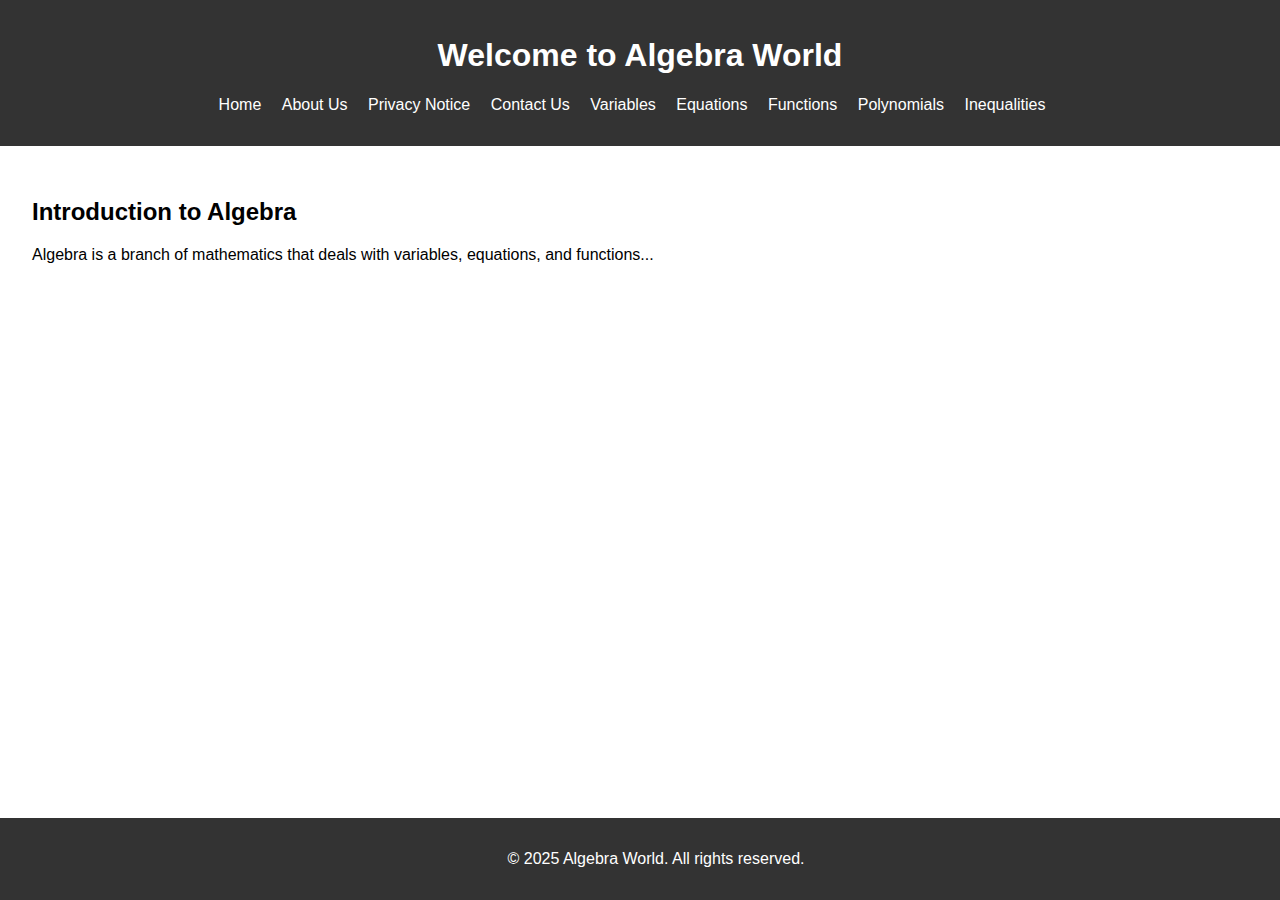
<file: index.html>
<!DOCTYPE html>
<html lang="en">
<head>
    <meta charset="UTF-8">
    <meta name="viewport" content="width=device-width, initial-scale=1.0">
    <title>Algebra Educational Website</title>
    <link rel="stylesheet" href="styles.css">
</head>
<body>
    <header>
        <h1>Welcome to Algebra World</h1>
        <nav>
            <ul>
                <li><a href="index.html">Home</a></li>
                <li><a href="about.html">About Us</a></li>
                <li><a href="privacy.html">Privacy Notice</a></li>
                <li><a href="contact.html">Contact Us</a></li>
                <li><a href="variables.html">Variables</a></li>
                <li><a href="equations.html">Equations</a></li>
                <li><a href="functions.html">Functions</a></li>
                <li><a href="polynomials.html">Polynomials</a></li>
                <li><a href="inequalities.html">Inequalities</a></li>
            </ul>
        </nav>
        
    </header>
    <main>
        <section id="intro">
            <h2>Introduction to Algebra</h2>
            <p>Algebra is a branch of mathematics that deals with variables, equations, and functions...</p>
        </section>
    </main>
    <footer>
        <p>&copy; 2025 Algebra World. All rights reserved.</p>
    </footer>
    <script src="script.js"></script>
</body>
</html>
</file>
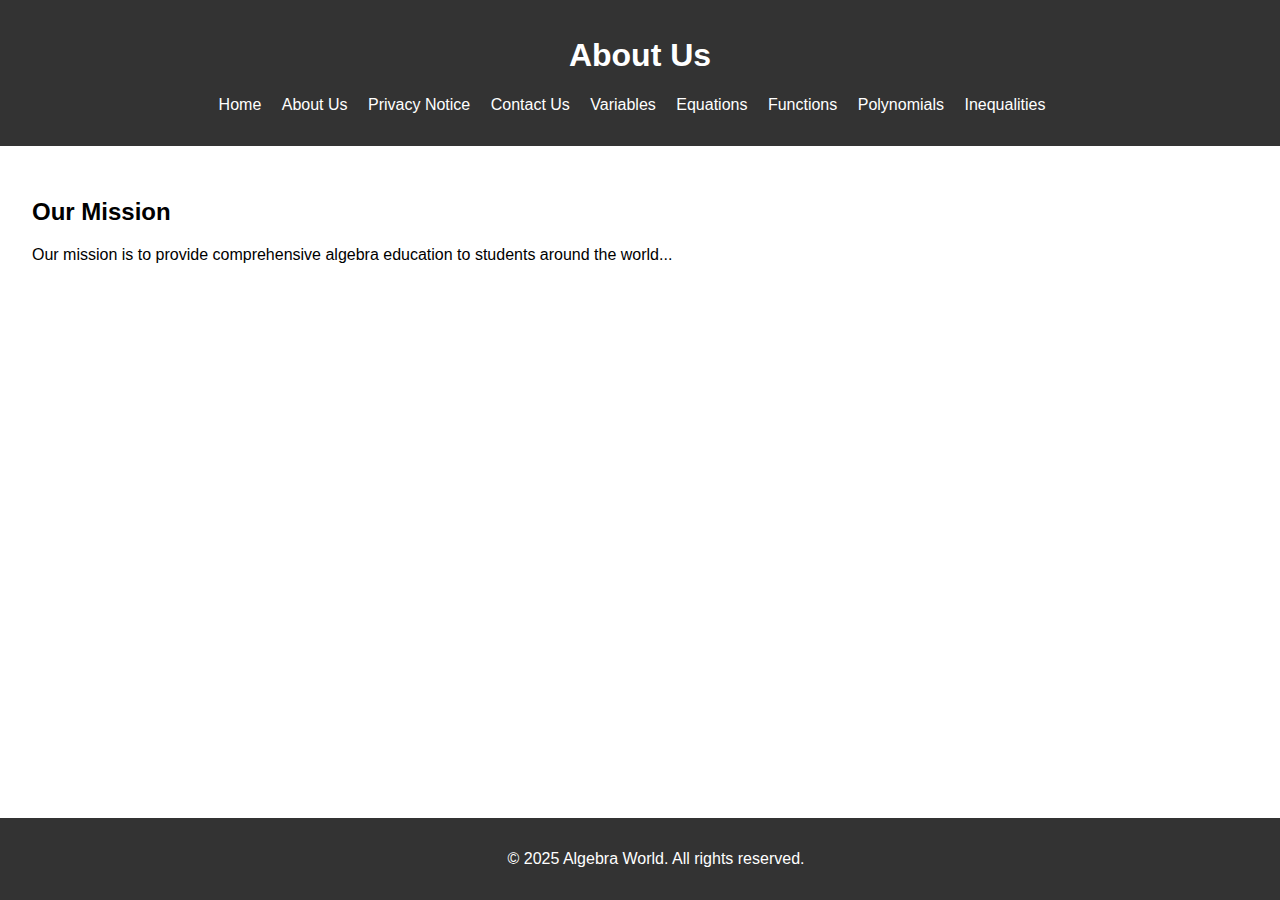
<file: about.html>
<!DOCTYPE html>
<html lang="en">
<head>
    <meta charset="UTF-8">
    <meta name="viewport" content="width=device-width, initial-scale=1.0">
    <title>About Us</title>
    <link rel="stylesheet" href="styles.css">
</head>
<body>
    <header>
        <h1>About Us</h1>
        <nav>
            <ul>
                <li><a href="index.html">Home</a></li>
                <li><a href="about.html">About Us</a></li>
                <li><a href="privacy.html">Privacy Notice</a></li>
                <li><a href="contact.html">Contact Us</a></li>
                <li><a href="variables.html">Variables</a></li>
                <li><a href="equations.html">Equations</a></li>
                <li><a href="functions.html">Functions</a></li>
                <li><a href="polynomials.html">Polynomials</a></li>
                <li><a href="inequalities.html">Inequalities</a></li>
            </ul>
        </nav>
        
    </header>
    <main>
        <section id="about">
            <h2>Our Mission</h2>
            <p>Our mission is to provide comprehensive algebra education to students around the world...</p>
        </section>
    </main>
    <footer>
        <p>&copy; 2025 Algebra World. All rights reserved.</p>
    </footer>
</body>
</html>
</file>
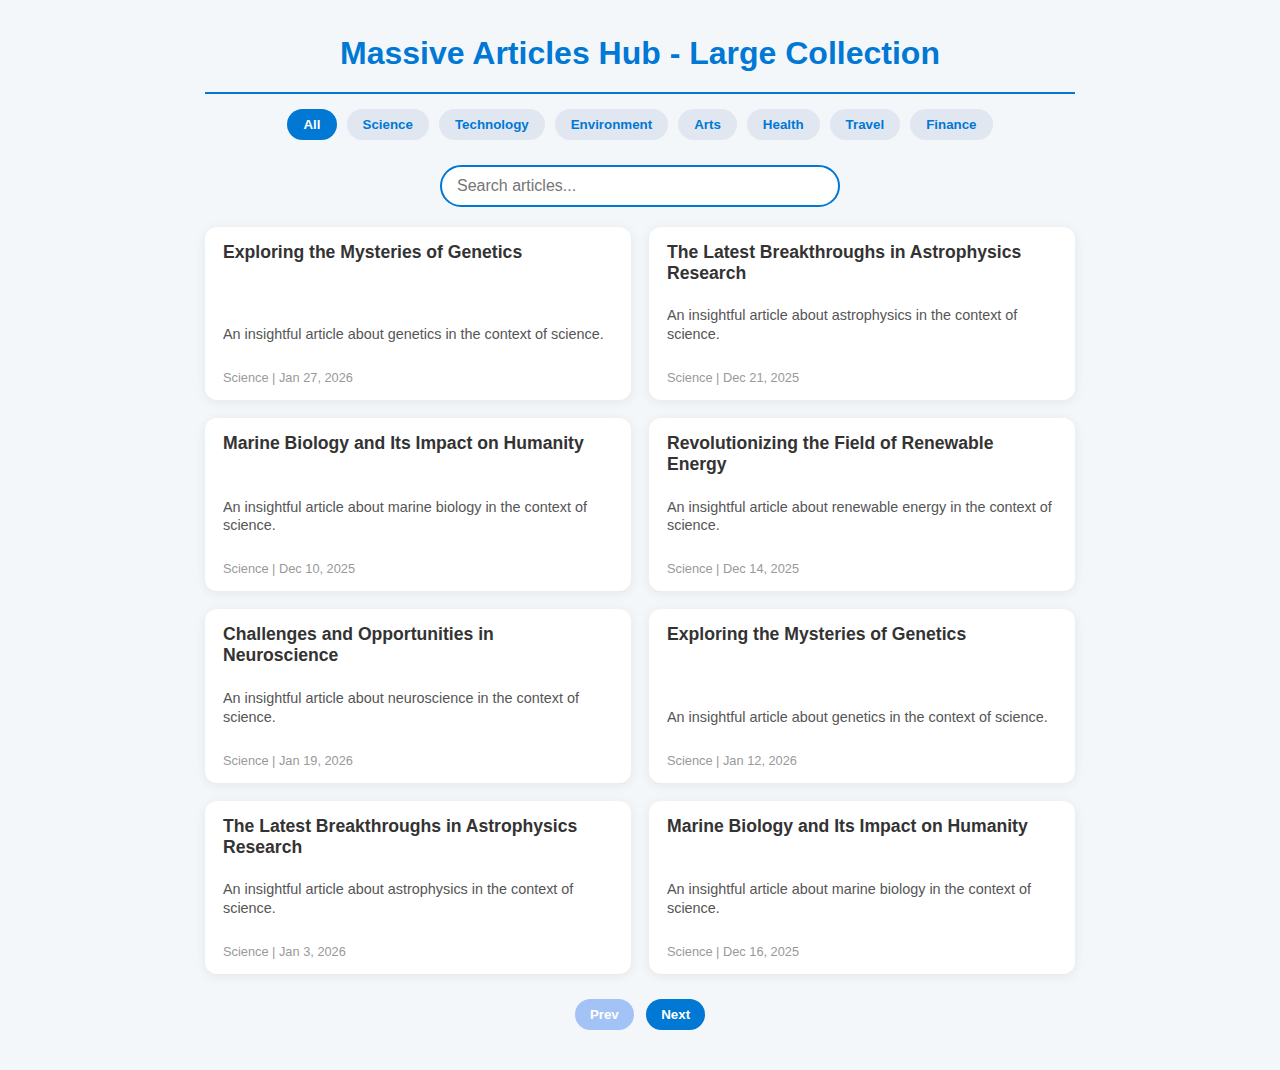
<file: articles.html>
<!DOCTYPE html>
<html lang="en">
<head>
  <script async src="https://www.googletagmanager.com/gtag/js?id=G-CRVZGKE0S5"></script>
<script>
  window.dataLayer = window.dataLayer || [];
  function gtag(){dataLayer.push(arguments);}
  gtag('js', new Date());

  gtag('config', 'G-CRVZGKE0S5');
</script>
<meta charset="UTF-8" />
<meta name="viewport" content="width=device-width, initial-scale=1" />
<title>Massive Articles Hub - Large Collection</title>
<style>
  /* Reset & base */
  * {
    box-sizing: border-box;
  }
  body, html {
    margin: 0;
    font-family: 'Segoe UI', Tahoma, Geneva, Verdana, sans-serif;
    background: #f4f7fa;
    color: #333;
    height: 100%;
  }
  a {
    color: #0078d4;
    text-decoration: none;
  }
  a:hover, a:focus {
    text-decoration: underline;
  }

  /* Container */
  #app {
    max-width: 900px;
    margin: 0 auto;
    padding: 15px;
    display: flex;
    flex-direction: column;
    min-height: 100vh;
  }

  /* Header */
  header {
    padding: 20px 0;
    border-bottom: 2px solid #0078d4;
    text-align: center;
  }
  header h1 {
    margin: 0;
    font-weight: 700;
    font-size: 2rem;
    color: #0078d4;
  }

  /* Navigation */
  nav {
    display: flex;
    justify-content: center;
    margin: 15px 0;
    flex-wrap: wrap;
    gap: 10px;
  }
  nav button {
    background-color: #e1e7f0;
    border: none;
    padding: 8px 16px;
    border-radius: 20px;
    font-weight: 600;
    cursor: pointer;
    color: #0078d4;
    transition: background-color 0.3s ease;
  }
  nav button.active, nav button:hover {
    background-color: #0078d4;
    color: white;
  }

  /* Search */
  #search-container {
    margin: 10px 0 20px 0;
    text-align: center;
  }
  #search-input {
    width: 100%;
    max-width: 400px;
    padding: 10px 15px;
    font-size: 1rem;
    border: 2px solid #0078d4;
    border-radius: 25px;
    outline: none;
    transition: border-color 0.3s ease;
  }
  #search-input:focus {
    border-color: #00599e;
  }

  /* Article List */
  #article-list {
    display: grid;
    grid-template-columns: repeat(auto-fill, minmax(280px, 1fr));
    gap: 18px;
  }
  .article-card {
    background: white;
    border-radius: 12px;
    box-shadow: 0 2px 12px rgba(0,0,0,0.07);
    padding: 15px 18px;
    display: flex;
    flex-direction: column;
    cursor: pointer;
    transition: box-shadow 0.3s ease;
    min-height: 140px;
  }
  .article-card:hover {
    box-shadow: 0 5px 20px rgba(0,0,0,0.12);
  }
  .article-title {
    font-size: 1.1rem;
    font-weight: 700;
    margin: 0 0 8px 0;
    flex-grow: 1;
  }
  .article-summary {
    font-size: 0.9rem;
    color: #555;
    overflow: hidden;
    text-overflow: ellipsis;
    line-height: 1.3;
  }
  .article-meta {
    margin-top: 12px;
    font-size: 0.8rem;
    color: #999;
  }

  /* Article Detail */
  #article-detail {
    background: white;
    border-radius: 12px;
    box-shadow: 0 2px 20px rgba(0,0,0,0.1);
    padding: 22px 28px;
    margin-top: 20px;
    display: none;
    flex-direction: column;
    max-height: 80vh;
    overflow-y: auto;
  }
  #article-detail h2 {
    margin-top: 0;
    color: #0078d4;
  }
  #article-detail .article-full-content {
    margin-top: 15px;
    font-size: 1rem;
    line-height: 1.5;
    color: #333;
    white-space: pre-wrap;
  }
  #article-detail .back-btn {
    margin-top: 25px;
    align-self: flex-start;
    background-color: #0078d4;
    color: white;
    border: none;
    padding: 10px 18px;
    border-radius: 22px;
    font-weight: 600;
    cursor: pointer;
    transition: background-color 0.25s ease;
  }
  #article-detail .back-btn:hover {
    background-color: #00599e;
  }

  /* Pagination */
  #pagination {
    margin: 25px 0;
    text-align: center;
  }
  #pagination button {
    background-color: #0078d4;
    border: none;
    color: white;
    padding: 8px 15px;
    margin: 0 4px;
    border-radius: 16px;
    font-weight: 600;
    cursor: pointer;
    min-width: 40px;
  }
  #pagination button:disabled {
    background-color: #a3c2f5;
    cursor: default;
  }

  /* Responsive tweaks */
  @media (max-width: 600px) {
    #app {
      padding: 10px;
      max-width: 100%;
    }
    nav {
      justify-content: center;
      gap: 8px;
    }
    #article-list {
      grid-template-columns: 1fr;
      gap: 14px;
    }
    #article-detail {
      padding: 18px 20px;
      max-height: 70vh;
      font-size: 0.95rem;
    }
  }
</style>
</head>
<body>
<div id="app">
  <header>
    <h1>Massive Articles Hub - Large Collection</h1>
  </header>

  <nav id="category-nav" aria-label="Article Categories">
    <!-- Categories buttons inserted by JS -->
  </nav>

  <section id="search-container">
    <input type="search" id="search-input" placeholder="Search articles..." aria-label="Search articles"/>
  </section>

  <section id="article-list" aria-live="polite" aria-relevant="additions">
    <!-- Article cards inserted by JS -->
  </section>

  <section id="pagination" role="navigation" aria-label="Pagination controls">
    <button id="prev-page" aria-label="Previous Page">Prev</button>
    <button id="next-page" aria-label="Next Page">Next</button>
  </section>

  <section id="article-detail" tabindex="-1" aria-live="assertive">
    <h2></h2>
    <div class="article-full-content"></div>
    <button class="back-btn" aria-label="Back to article list">Back</button>
  </section>
</div>

<script>
(() => {
  const articlesPerPage = 8;

  const categories = ["Science", "Technology", "Environment", "Arts", "Health", "Travel", "Finance"];

  // Helper function to generate random date strings between a range
  function randomDate(start, end) {
    const date = new Date(start.getTime() + Math.random() * (end.getTime() - start.getTime()));
    return date.toISOString().slice(0,10);
  }

  // Generate english paragraphs = approx 300-400 words (approximate)
  const englishParagraphs = [
    "The rapid advancements in this field have opened new doors of opportunity, allowing scientists and researchers to explore uncharted territories. This progress has also raised important ethical and practical questions as society adapts to these innovative technologies.",
    "In recent years, increased global collaboration has accelerated the development and sharing of knowledge, leading to breakthroughs that were once thought unattainable. This has sparked a wave of enthusiasm and optimism across various industries and disciplines.",
    "Despite numerous challenges, the determination to overcome obstacles has ushered in a new era of innovation. This momentum is expected to continue as resources and expertise are increasingly pooled together worldwide.",
    "Crucial to these developments is the understanding of underlying principles and mechanisms, which have provided foundational insights. Researchers are continually building upon this foundation, refining theories and models to better explain observable phenomena.",
    "Public awareness and engagement play a vital role in shaping the trajectory of these advancements. Educational initiatives and transparent communication are essential for fostering a well-informed community and responsible innovation.",
    "Sustainability and environmental considerations have become central themes in ongoing research and application. Balancing technological progress with ecological responsibility is imperative for long-term success.",
    "Emerging methodologies and tools have significantly enhanced data collection and analysis, enabling more precise and comprehensive studies. This has improved the ability to make informed decisions and predictions.",
    "The integration of interdisciplinary approaches has fostered creativity and novel solutions. By combining insights from diverse fields, new perspectives are gained that enhance problem-solving capabilities.",
    "Policy and regulatory frameworks are evolving to keep pace with technological innovations, aiming to support growth while safeguarding public interests. This dynamic environment demands continual assessment and adaptation.",
    "Investment in research and development has reached unprecedented levels, reflecting confidence in the potential benefits. This financial support has catalyzed progress and attracted talents to the field."
  ];

  function generateArticleContent() {
    const paragraphCount = 8 + Math.floor(Math.random() * 3); // 8-10 paragraphs per article
    let content = "";
    for (let i=0; i < paragraphCount; i++) {
      content += englishParagraphs[i % englishParagraphs.length] + "\n\n";
    }
    return content.trim();
  }

  // Generate titles templates per category (5 templates each, rotating)
  const titleTemplates = {
    Science: [
      "Exploring the Mysteries of {subject}",
      "The Latest Breakthroughs in {subject} Research",
      "{subject} and Its Impact on Humanity",
      "Revolutionizing the Field of {subject}",
      "Challenges and Opportunities in {subject}"
    ],
    Technology: [
      "Innovations Shaping the Future of {subject}",
      "The Rise of {subject} in 2026",
      "How {subject} is Transforming the World",
      "Inside the Latest Developments in {subject}",
      "The Promise and Perils of {subject}"
    ],
    Environment: [
      "Sustainability and {subject}: A Critical Connection",
      "Addressing Climate Change Through {subject}",
      "The Role of {subject} in Protecting Our Planet",
      "Advances in {subject} Technology",
      "Public Policy and {subject} Initiatives"
    ],
    Arts: [
      "The Evolution of {subject} in the Digital Era",
      "Exploring New Frontiers in {subject}",
      "Famous Artists and Their Take on {subject}",
      "How {subject} Influences Contemporary Culture",
      "The Renaissance of {subject} in Modern Times"
    ],
    Health: [
      "Emerging Trends in {subject} Care and Wellness",
      "The Science Behind {subject} Treatments",
      "How Lifestyle Affects {subject}",
      "Innovative Approaches to {subject} Challenges",
      "Public Health Perspectives on {subject}"
    ],
    Travel: [
      "Top Destinations for {subject} Enthusiasts",
      "Guides to Experiencing {subject} Around the World",
      "Cultural Insights From {subject} Travels",
      "Tips and Tricks for {subject} Adventures",
      "The Future of {subject} Tourism"
    ],
    Finance: [
      "Understanding {subject} Markets in 2026",
      "Investment Strategies Centered on {subject}",
      "How {subject} Is Reshaping the Financial Landscape",
      "Economic Outlook for {subject} Industries",
      "Technology's Influence on {subject} Finance"
    ]
  };

  // Subjects per category to insert into templates (5 subjects each)
  const subjects = {
    Science: ["Genetics", "Astrophysics", "Marine Biology", "Renewable Energy", "Neuroscience"],
    Technology: ["Artificial Intelligence", "Blockchain", "Quantum Computing", "Autonomous Vehicles", "Cybersecurity"],
    Environment: ["Carbon Capture", "Deforestation", "Ocean Conservation", "Sustainable Agriculture", "Air Quality"],
    Arts: ["Digital Art", "Contemporary Dance", "Street Photography", "Jazz Music", "Film Animation"],
    Health: ["Mental Health", "Immunotherapy", "Nutrition", "Cardiovascular Health", "Telemedicine"],
    Travel: ["Eco-tourism", "Historic Sites", "Mountain Expeditions", "Urban Exploration", "Beach Retreats"],
    Finance: ["Cryptocurrency", "Stock Trading", "Financial Technology", "Retirement Planning", "Global Markets"]
  };

  // Generate articles array programmatically
  const articles = [];

  let articleId = 1;

  function getRandomFromArray(arr) {
    return arr[Math.floor(Math.random() * arr.length)];
  }

  categories.forEach(category => {
    for (let i=0; i<20; i++) {
      const template = titleTemplates[category][i % titleTemplates[category].length];
      const subject = subjects[category][i % subjects[category].length];
      const title = template.replace("{subject}", subject);
      const date = randomDate(new Date(2025, 11, 1), new Date(2026, 0, 31)); // Dec 1 2025 to Jan 31 2026
      const summary = `An insightful article about ${subject.toLowerCase()} in the context of ${category.toLowerCase()}.`;
      const content = generateArticleContent();
      articles.push({
        id: articleId++,
        title,
        category,
        summary,
        content,
        date
      });
    }
  });

  // Add "All" category
  const allCategories = ["All"].concat(categories);

  // State
  let currentCategory = "All";
  let currentPage = 1;
  let filteredArticles = articles;

  // DOM Elements
  const navEl = document.getElementById("category-nav");
  const articleListEl = document.getElementById("article-list");
  const articleDetailEl = document.getElementById("article-detail");
  const articleDetailTitle = articleDetailEl.querySelector("h2");
  const articleDetailContent = articleDetailEl.querySelector(".article-full-content");
  const backBtn = articleDetailEl.querySelector(".back-btn");
  const searchInput = document.getElementById("search-input");
  const prevPageBtn = document.getElementById("prev-page");
  const nextPageBtn = document.getElementById("next-page");

  function renderCategories() {
    navEl.innerHTML = "";
    allCategories.forEach(category => {
      const btn = document.createElement("button");
      btn.textContent = category;
      btn.classList.toggle("active", category === currentCategory);
      btn.setAttribute("aria-pressed", category === currentCategory);
      btn.addEventListener("click", () => {
        if (currentCategory !== category) {
          currentCategory = category;
          currentPage = 1;
          searchInput.value = ""; // clear search
          filterArticles();
        }
      });
      navEl.appendChild(btn);
    });
  }

  function filterArticles() {
    const searchTerm = searchInput.value.trim().toLowerCase();
    filteredArticles = articles.filter(article => {
      const matchesCategory = currentCategory === "All" || article.category === currentCategory;
      const matchesSearch =
        !searchTerm ||
        article.title.toLowerCase().includes(searchTerm) ||
        article.summary.toLowerCase().includes(searchTerm);
      return matchesCategory && matchesSearch;
    });
    renderArticles();
    renderPagination();
  }

  function renderArticles() {
    articleListEl.innerHTML = "";
    articleDetailEl.style.display = "none";
    articleListEl.style.display = "grid";

    if (filteredArticles.length === 0) {
      articleListEl.textContent = "No articles found.";
      return;
    }

    const startIdx = (currentPage - 1) * articlesPerPage;
    const pageArticles = filteredArticles.slice(startIdx, startIdx + articlesPerPage);

    pageArticles.forEach(article => {
      const card = document.createElement("article");
      card.className = "article-card";
      card.setAttribute("tabindex", "0");
      card.setAttribute("role", "button");
      card.setAttribute("aria-label", `Read article: ${article.title}`);

      const title = document.createElement("h3");
      title.className = "article-title";
      title.textContent = article.title;

      const summary = document.createElement("p");
      summary.className = "article-summary";
      summary.textContent = article.summary;

      const meta = document.createElement("div");
      meta.className = "article-meta";
      const dateObj = new Date(article.date);
      meta.textContent = `${article.category} | ${dateObj.toLocaleDateString(undefined, {
        year: "numeric",
        month: "short",
        day: "numeric"
      })}`;

      card.appendChild(title);
      card.appendChild(summary);
      card.appendChild(meta);

      card.addEventListener("click", () => openArticle(article.id));
      card.addEventListener("keydown", e => {
        if (e.key === "Enter" || e.key === " ") openArticle(article.id);
      });

      articleListEl.appendChild(card);
    });
  }

  function renderPagination() {
    const totalPages = Math.ceil(filteredArticles.length / articlesPerPage);
    prevPageBtn.disabled = currentPage <= 1;
    nextPageBtn.disabled = currentPage >= totalPages || totalPages === 0;
  }

  function openArticle(id) {
    const article = articles.find(a => a.id === id);
    if (!article) return;

    articleListEl.style.display = "none";
    articleDetailEl.style.display = "flex";
    articleDetailTitle.textContent = article.title;
    articleDetailContent.textContent = article.content;
    articleDetailEl.focus();
    window.scrollTo({ top: 0, behavior: "smooth" });
  }

  function goBack() {
    articleDetailEl.style.display = "none";
    articleListEl.style.display = "grid";
    articleListEl.querySelector('[tabindex="0"]')?.focus();
  }

  searchInput.addEventListener("input", () => {
    currentPage = 1;
    filterArticles();
  });
  prevPageBtn.addEventListener("click", () => {
    if (currentPage > 1) {
      currentPage--;
      renderArticles();
      renderPagination();
      window.scrollTo({ top: 0, behavior: "smooth" });
    }
  });
  nextPageBtn.addEventListener("click", () => {
    if (currentPage < Math.ceil(filteredArticles.length / articlesPerPage)) {
      currentPage++;
      renderArticles();
      renderPagination();
      window.scrollTo({ top: 0, behavior: "smooth" });
    }
  });
  backBtn.addEventListener("click", goBack);
  document.addEventListener("keydown", e => {
    if (e.key === "Escape" && articleDetailEl.style.display === "flex") {
      goBack();
    }
  });

  renderCategories();
  filterArticles();
})();
</script>
</body>
</html>
</content>
</create_file>
</file>
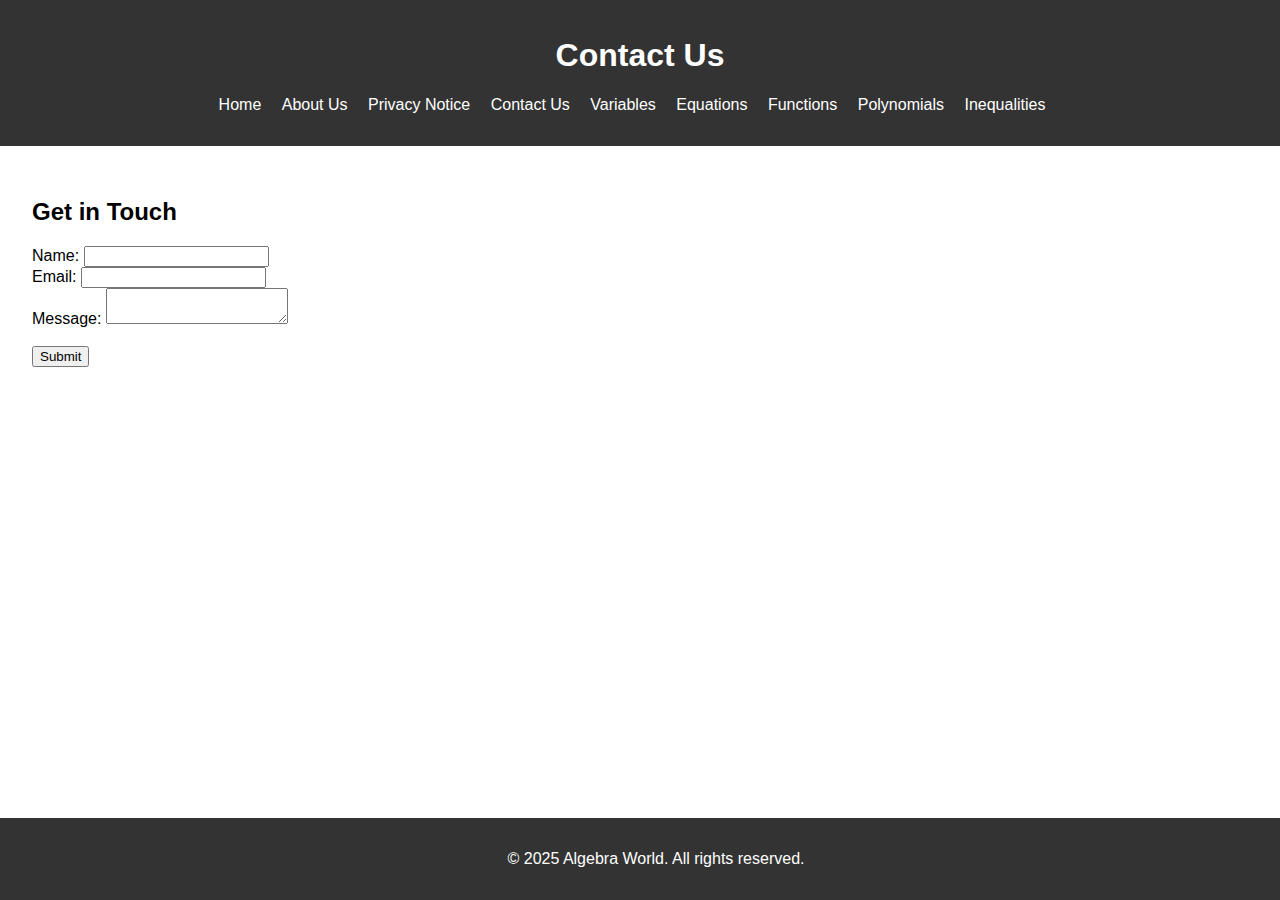
<file: contact.html>
<!DOCTYPE html>
<html lang="en">
<head>
    <meta charset="UTF-8">
    <meta name="viewport" content="width=device-width, initial-scale=1.0">
    <title>Contact Us</title>
    <link rel="stylesheet" href="styles.css">
</head>
<body>
    <header>
        <h1>Contact Us</h1>
        <nav>
            <ul>
                <li><a href="index.html">Home</a></li>
                <li><a href="about.html">About Us</a></li>
                <li><a href="privacy.html">Privacy Notice</a></li>
                <li><a href="contact.html">Contact Us</a></li>
                <li><a href="variables.html">Variables</a></li>
                <li><a href="equations.html">Equations</a></li>
                <li><a href="functions.html">Functions</a></li>
                <li><a href="polynomials.html">Polynomials</a></li>
                <li><a href="inequalities.html">Inequalities</a></li>
            </ul>
        </nav>
        
    </header>
    <main>
        <section id="contact">
            <h2>Get in Touch</h2>
            <form action="#">
                <label for="name">Name:</label>
                <input type="text" id="name" name="name"><br>
                <label for="email">Email:</label>
                <input type="email" id="email" name="email"><br>
                <label for="message">Message:</label>
                <textarea id="message" name="message"></textarea><br><br>
                <button type="submit">Submit</button>
            </form>
        </section>
    </main>
    <footer>
        <p>&copy; 2025 Algebra World. All rights reserved.</p>
    </footer>
</body>
</html>
</file>
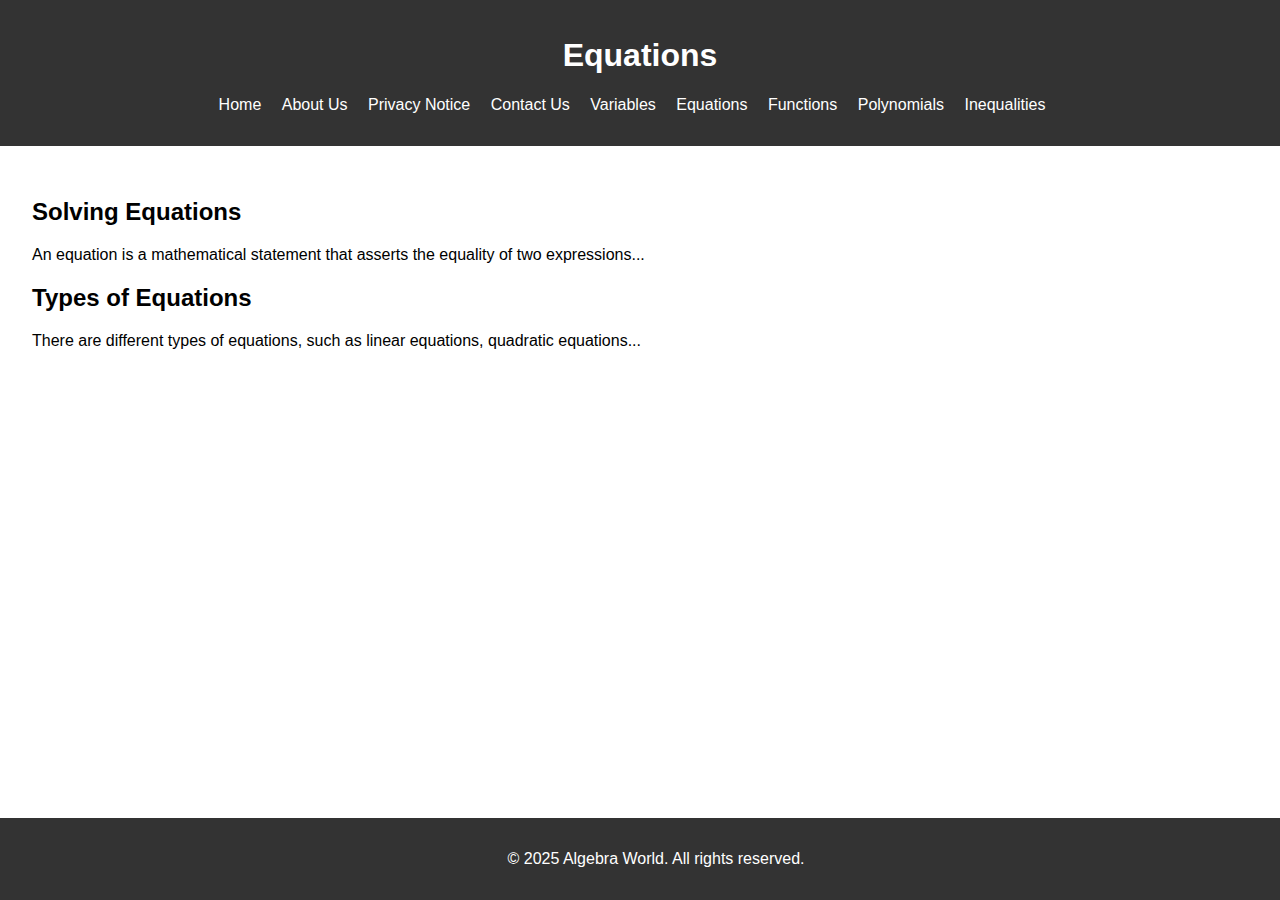
<file: equations.html>
<!DOCTYPE html>
<html lang="en">
<head>
    <meta charset="UTF-8">
    <meta name="viewport" content="width=device-width, initial-scale=1.0">
    <title>Equations</title>
    <link rel="stylesheet" href="styles.css">
</head>
<body>
    <header>
        <h1>Equations</h1>
        <nav>
            <ul>
                <li><a href="index.html">Home</a></li>
                <li><a href="about.html">About Us</a></li>
                <li><a href="privacy.html">Privacy Notice</a></li>
                <li><a href="contact.html">Contact Us</a></li>
                <li><a href="variables.html">Variables</a></li>
                <li><a href="equations.html">Equations</a></li>
                <li><a href="functions.html">Functions</a></li>
                <li><a href="polynomials.html">Polynomials</a></li>
                <li><a href="inequalities.html">Inequalities</a></li>
            </ul>
        </nav>
        
    </header>
    <main>
        <section id="equations">
            <h2>Solving Equations</h2>
            <p>An equation is a mathematical statement that asserts the equality of two expressions...</p>
            <h2>Types of Equations</h2>
            <p>There are different types of equations, such as linear equations, quadratic equations...</p>
        </section>
    </main>
    <footer>
        <p>&copy; 2025 Algebra World. All rights reserved.</p>
    </footer>
</body>
</html>
</file>
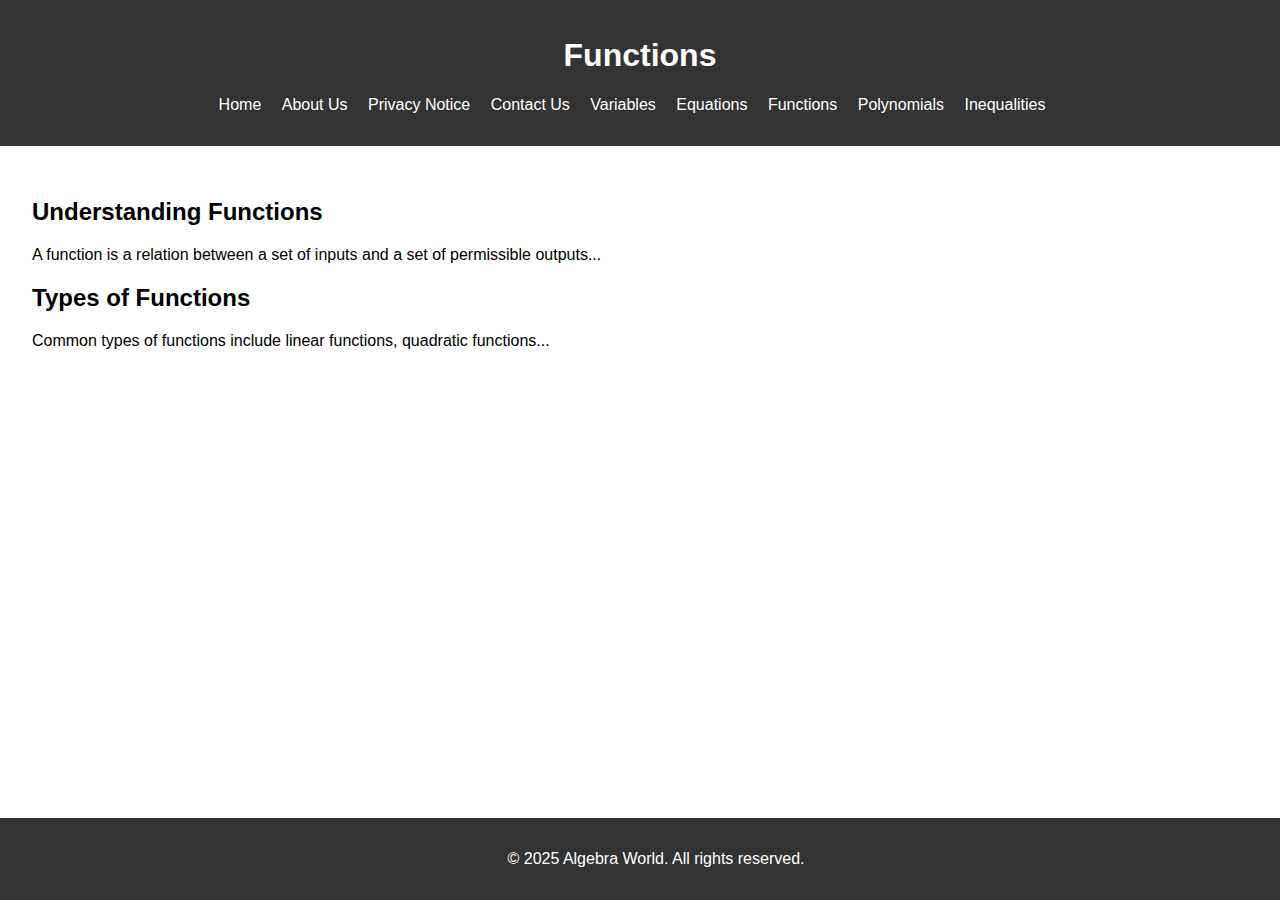
<file: functions.html>
<!DOCTYPE html>
<html lang="en">
<head>
    <meta charset="UTF-8">
    <meta name="viewport" content="width=device-width, initial-scale=1.0">
    <title>Functions</title>
    <link rel="stylesheet" href="styles.css">
</head>
<body>
    <header>
        <h1>Functions</h1>
        <nav>
            <ul>
                <li><a href="index.html">Home</a></li>
                <li><a href="about.html">About Us</a></li>
                <li><a href="privacy.html">Privacy Notice</a></li>
                <li><a href="contact.html">Contact Us</a></li>
                <li><a href="variables.html">Variables</a></li>
                <li><a href="equations.html">Equations</a></li>
                <li><a href="functions.html">Functions</a></li>
                <li><a href="polynomials.html">Polynomials</a></li>
                <li><a href="inequalities.html">Inequalities</a></li>
            </ul>
        </nav>
        
    </header>
    <main>
        <section id="functions">
            <h2>Understanding Functions</h2>
            <p>A function is a relation between a set of inputs and a set of permissible outputs...</p>
            <h2>Types of Functions</h2>
            <p>Common types of functions include linear functions, quadratic functions...</p>
        </section>
    </main>
    <footer>
        <p>&copy; 2025 Algebra World. All rights reserved.</p>
    </footer>
</body>
</html>
</file>
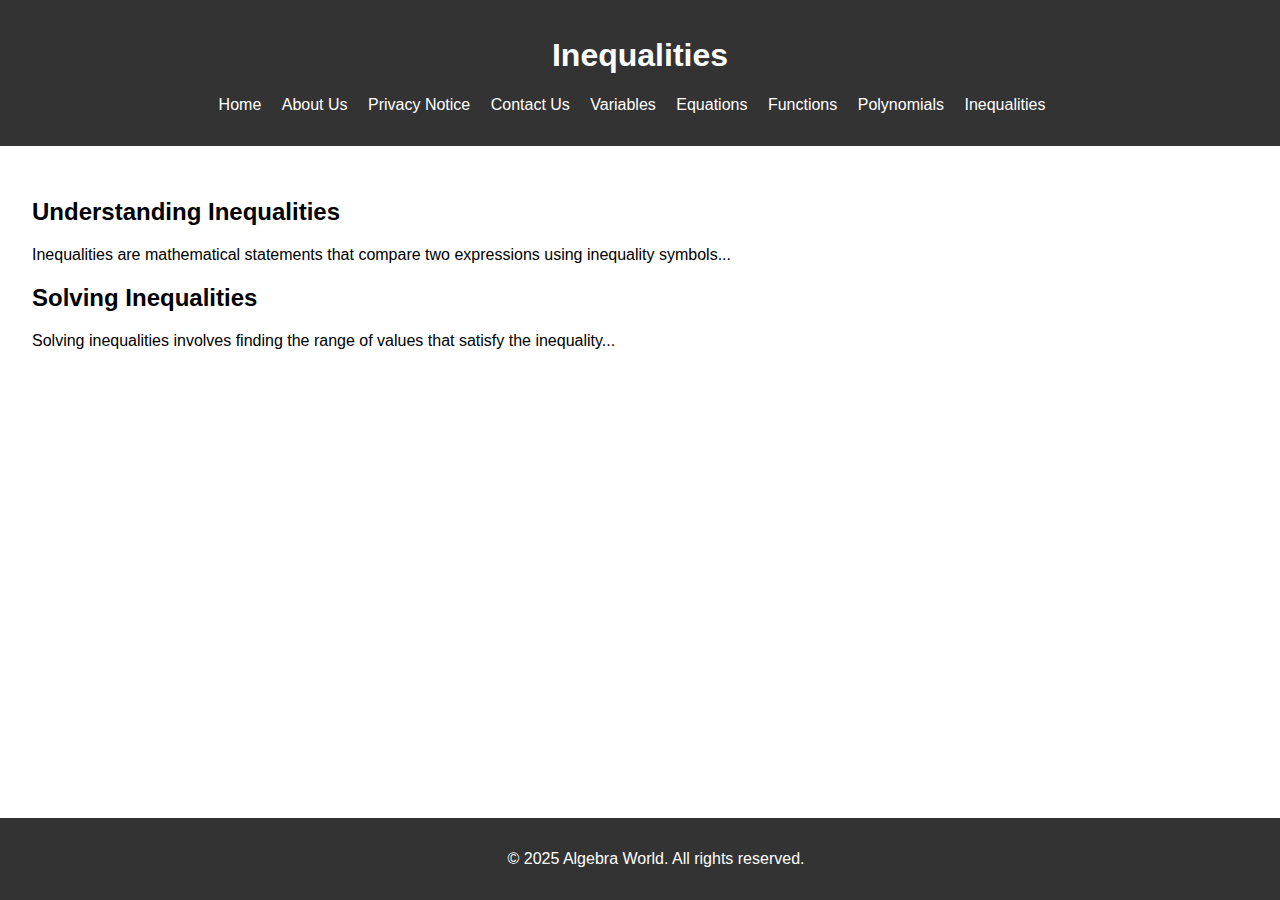
<file: inequalities.html>
<!DOCTYPE html>
<html lang="en">
<head>
    <meta charset="UTF-8">
    <meta name="viewport" content="width=device-width, initial-scale=1.0">
    <title>Inequalities</title>
    <link rel="stylesheet" href="styles.css">
</head>
<body>
    <header>
        <h1>Inequalities</h1>
        <nav>
            <ul>
                <li><a href="index.html">Home</a></li>
                <li><a href="about.html">About Us</a></li>
                <li><a href="privacy.html">Privacy Notice</a></li>
                <li><a href="contact.html">Contact Us</a></li>
                <li><a href="variables.html">Variables</a></li>
                <li><a href="equations.html">Equations</a></li>
                <li><a href="functions.html">Functions</a></li>
                <li><a href="polynomials.html">Polynomials</a></li>
                <li><a href="inequalities.html">Inequalities</a></li>
            </ul>
        </nav>
        
    </header>
    <main>
        <section id="inequalities">
            <h2>Understanding Inequalities</h2>
            <p>Inequalities are mathematical statements that compare two expressions using inequality symbols...</p>
            <h2>Solving Inequalities</h2>
            <p>Solving inequalities involves finding the range of values that satisfy the inequality...</p>
        </section>
    </main>
    <footer>
        <p>&copy; 2025 Algebra World. All rights reserved.</p>
    </footer>
</body>
</html>
</file>
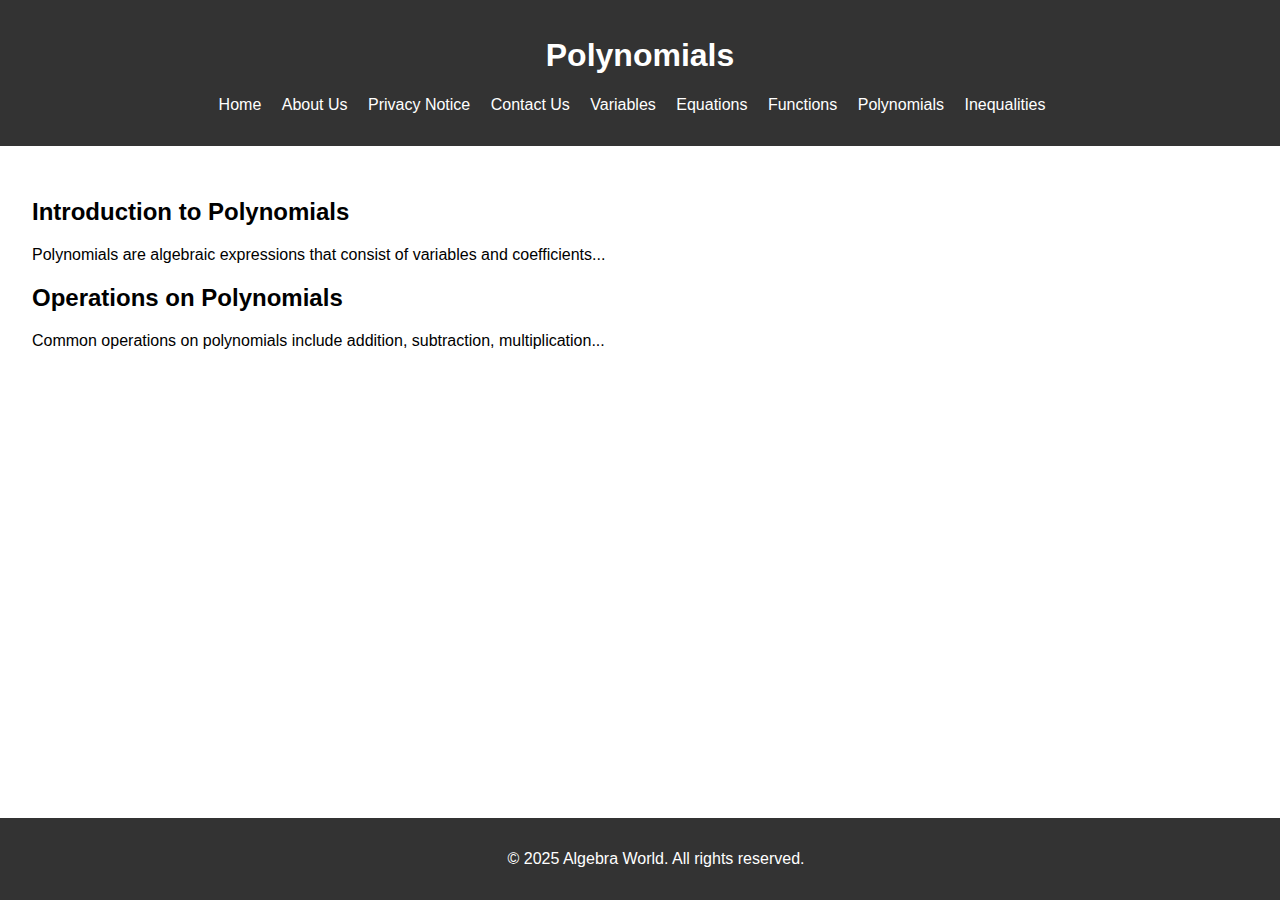
<file: polynomials.html>
<!DOCTYPE html>
<html lang="en">
<head>
    <meta charset="UTF-8">
    <meta name="viewport" content="width=device-width, initial-scale=1.0">
    <title>Polynomials</title>
    <link rel="stylesheet" href="styles.css">
</head>
<body>
    <header>
        <h1>Polynomials</h1>
        <nav>
            <ul>
                <li><a href="index.html">Home</a></li>
                <li><a href="about.html">About Us</a></li>
                <li><a href="privacy.html">Privacy Notice</a></li>
                <li><a href="contact.html">Contact Us</a></li>
                <li><a href="variables.html">Variables</a></li>
                <li><a href="equations.html">Equations</a></li>
                <li><a href="functions.html">Functions</a></li>
                <li><a href="polynomials.html">Polynomials</a></li>
                <li><a href="inequalities.html">Inequalities</a></li>
            </ul>
        </nav>
        
    </header>
    <main>
        <section id="polynomials">
            <h2>Introduction to Polynomials</h2>
            <p>Polynomials are algebraic expressions that consist of variables and coefficients...</p>
            <h2>Operations on Polynomials</h2>
            <p>Common operations on polynomials include addition, subtraction, multiplication...</p>
        </section>
    </main>
    <footer>
        <p>&copy; 2025 Algebra World. All rights reserved.</p>
    </footer>
</body>
</html>
</file>
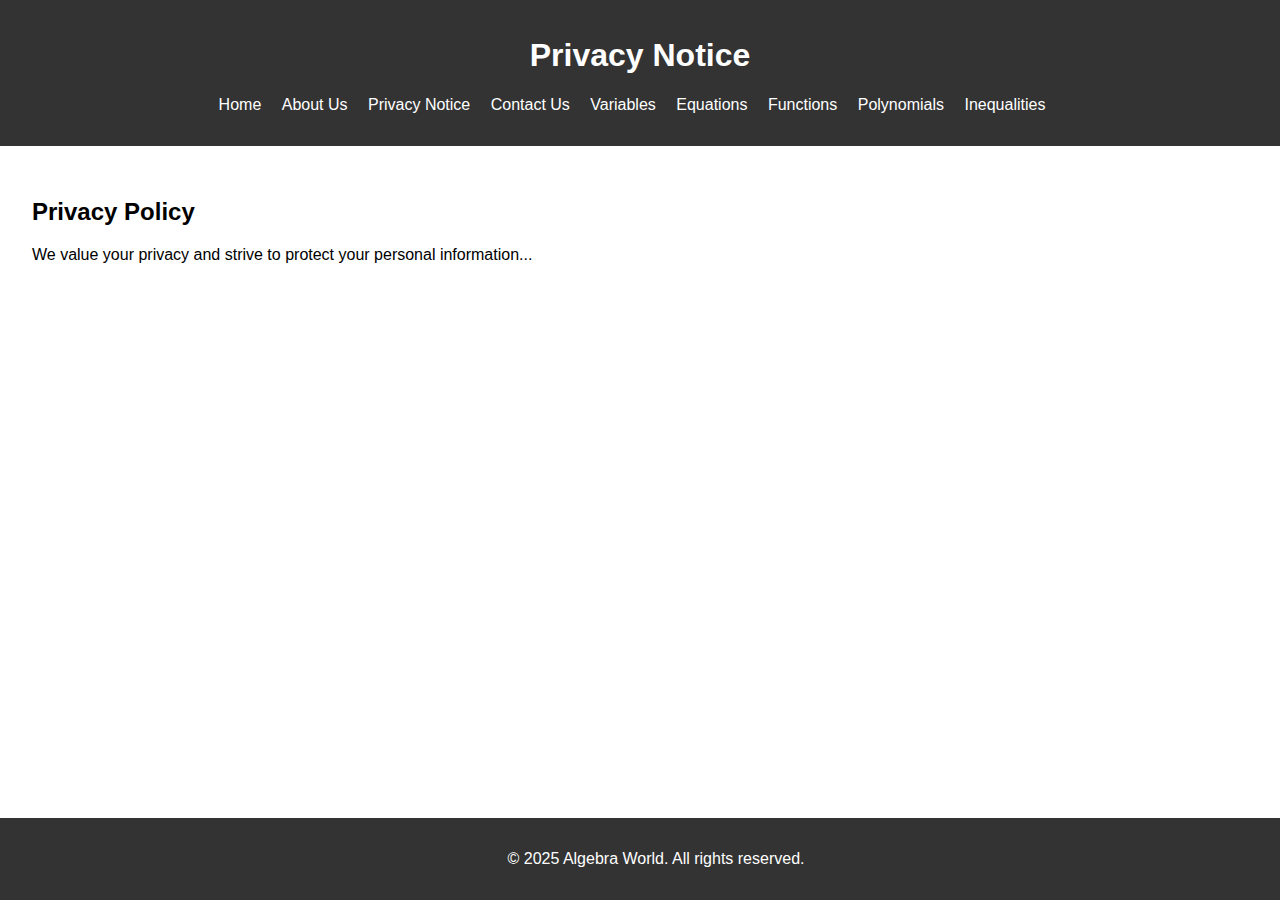
<file: privacy.html>
<!DOCTYPE html>
<html lang="en">
<head>
    <meta charset="UTF-8">
    <meta name="viewport" content="width=device-width, initial-scale=1.0">
    <title>Privacy Notice</title>
    <link rel="stylesheet" href="styles.css">
</head>
<body>
    <header>
        <h1>Privacy Notice</h1>
        <nav>
            <ul>
                <li><a href="index.html">Home</a></li>
                <li><a href="about.html">About Us</a></li>
                <li><a href="privacy.html">Privacy Notice</a></li>
                <li><a href="contact.html">Contact Us</a></li>
                <li><a href="variables.html">Variables</a></li>
                <li><a href="equations.html">Equations</a></li>
                <li><a href="functions.html">Functions</a></li>
                <li><a href="polynomials.html">Polynomials</a></li>
                <li><a href="inequalities.html">Inequalities</a></li>
            </ul>
        </nav>
        
    </header>
    <main>
        <section id="privacy">
            <h2>Privacy Policy</h2>
            <p>We value your privacy and strive to protect your personal information...</p>
        </section>
    </main>
    <footer>
        <p>&copy; 2025 Algebra World. All rights reserved.</p>
    </footer>
</body>
</html>
</file>
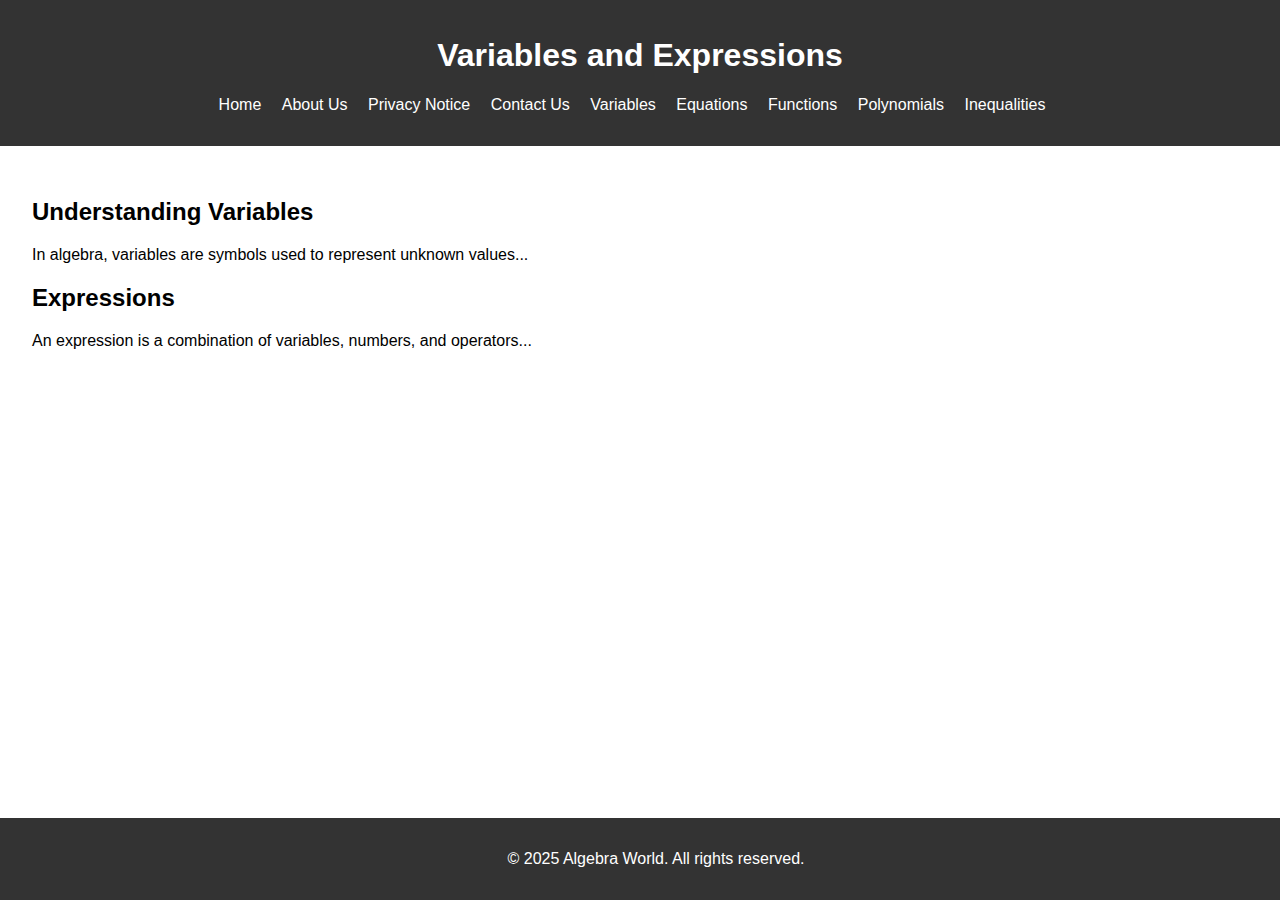
<file: variables.html>
<!DOCTYPE html>
<html lang="en">
<head>
    <meta charset="UTF-8">
    <meta name="viewport" content="width=device-width, initial-scale=1.0">
    <title>Variables and Expressions</title>
    <link rel="stylesheet" href="styles.css">
</head>
<body>
    <header>
        <h1>Variables and Expressions</h1>
        <nav>
            <ul>
                <li><a href="index.html">Home</a></li>
                <li><a href="about.html">About Us</a></li>
                <li><a href="privacy.html">Privacy Notice</a></li>
                <li><a href="contact.html">Contact Us</a></li>
                <li><a href="variables.html">Variables</a></li>
                <li><a href="equations.html">Equations</a></li>
                <li><a href="functions.html">Functions</a></li>
                <li><a href="polynomials.html">Polynomials</a></li>
                <li><a href="inequalities.html">Inequalities</a></li>
            </ul>
        </nav>
        
    </header>
    <main>
        <section id="variables">
            <h2>Understanding Variables</h2>
            <p>In algebra, variables are symbols used to represent unknown values...</p>
            <h2>Expressions</h2>
            <p>An expression is a combination of variables, numbers, and operators...</p>
        </section>
    </main>
    <footer>
        <p>&copy; 2025 Algebra World. All rights reserved.</p>
    </footer>
</body>
</html>
</file>
<file: styles.css>
body {
    font-family: Arial, sans-serif;
    margin: 0;
    padding: 0;
    box-sizing: border-box;
}

header {
    background-color: #333;
    color: #fff;
    padding: 1em;
    text-align: center;
}

nav ul {
    list-style: none;
    padding: 0;
}

nav ul li {
    display: inline;
    margin-right: 1em;
}

nav ul li a {
    color: #fff;
    text-decoration: none;
}

main {
    padding: 2em;
}

footer {
    background-color: #333;
    color: #fff;
    text-align: center;
    padding: 1em;
    position: fixed;
    width: 100%;
    bottom: 0;
}
</file>
